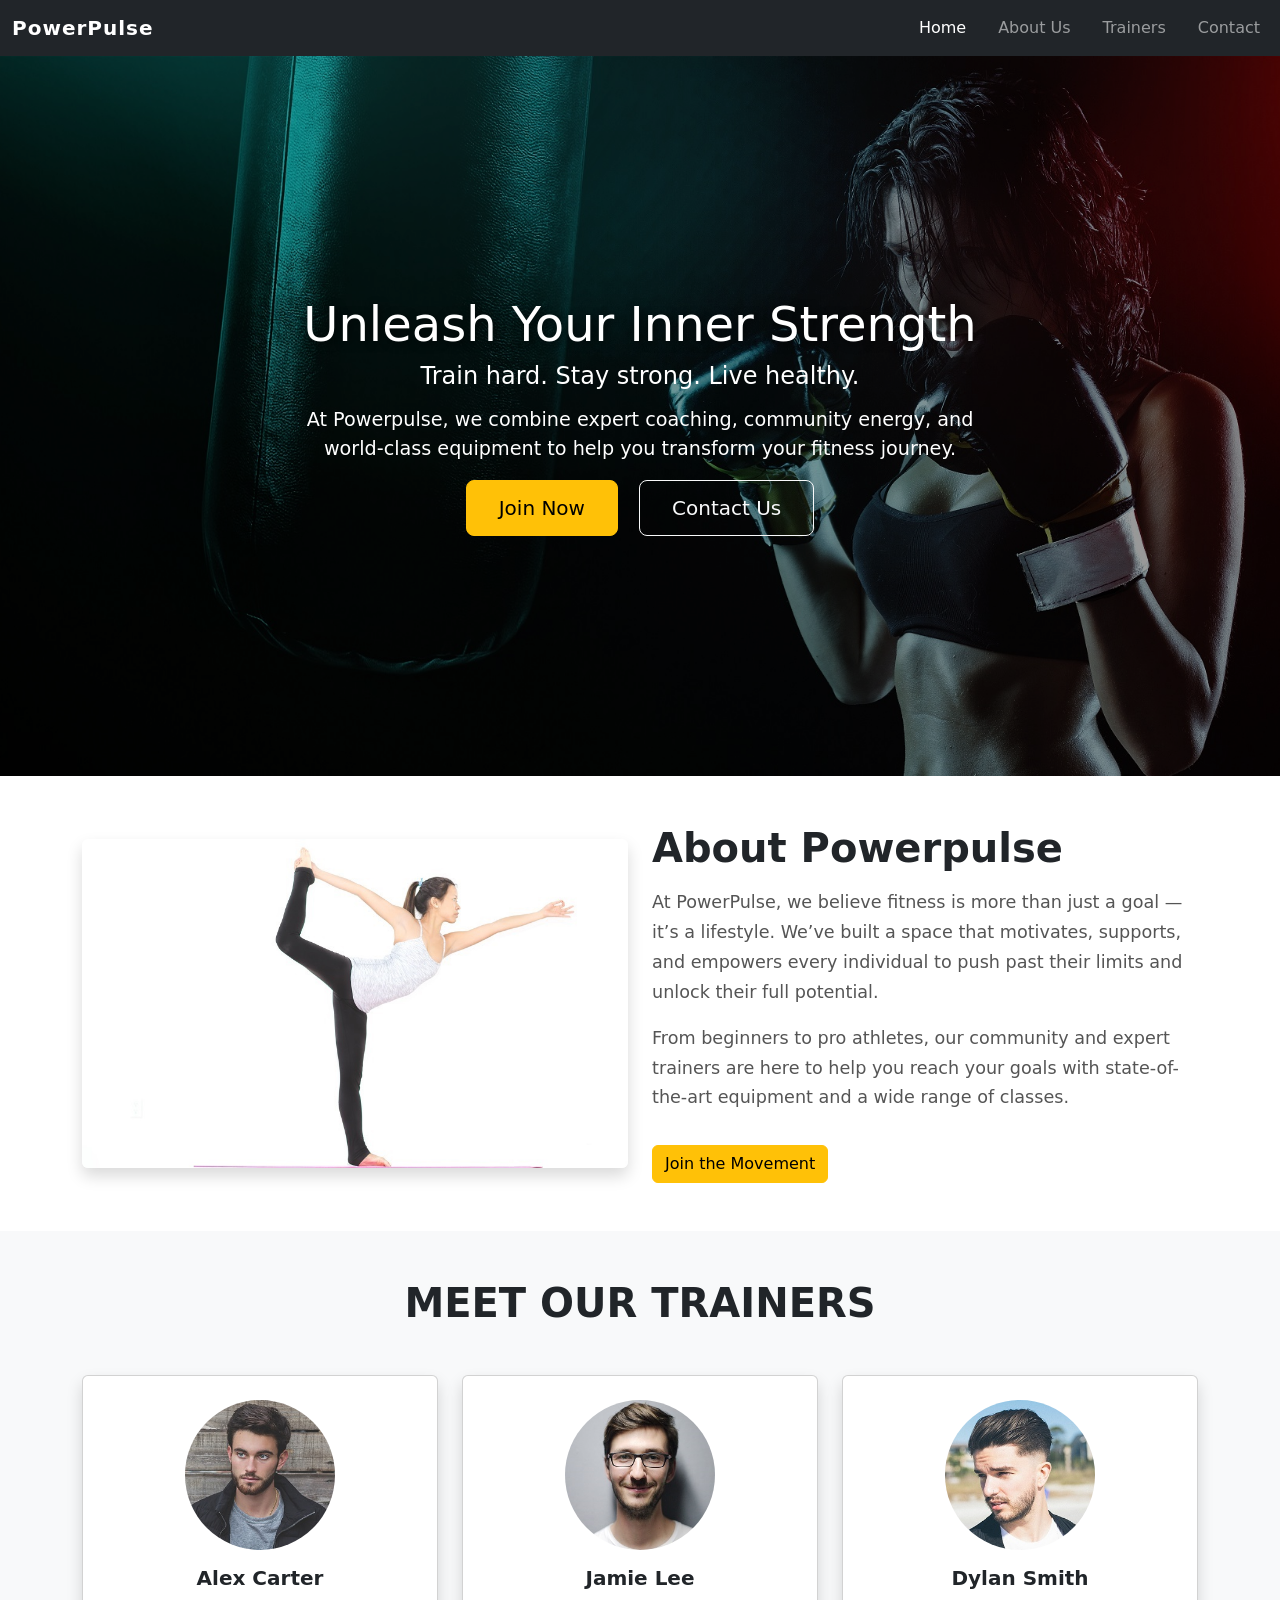
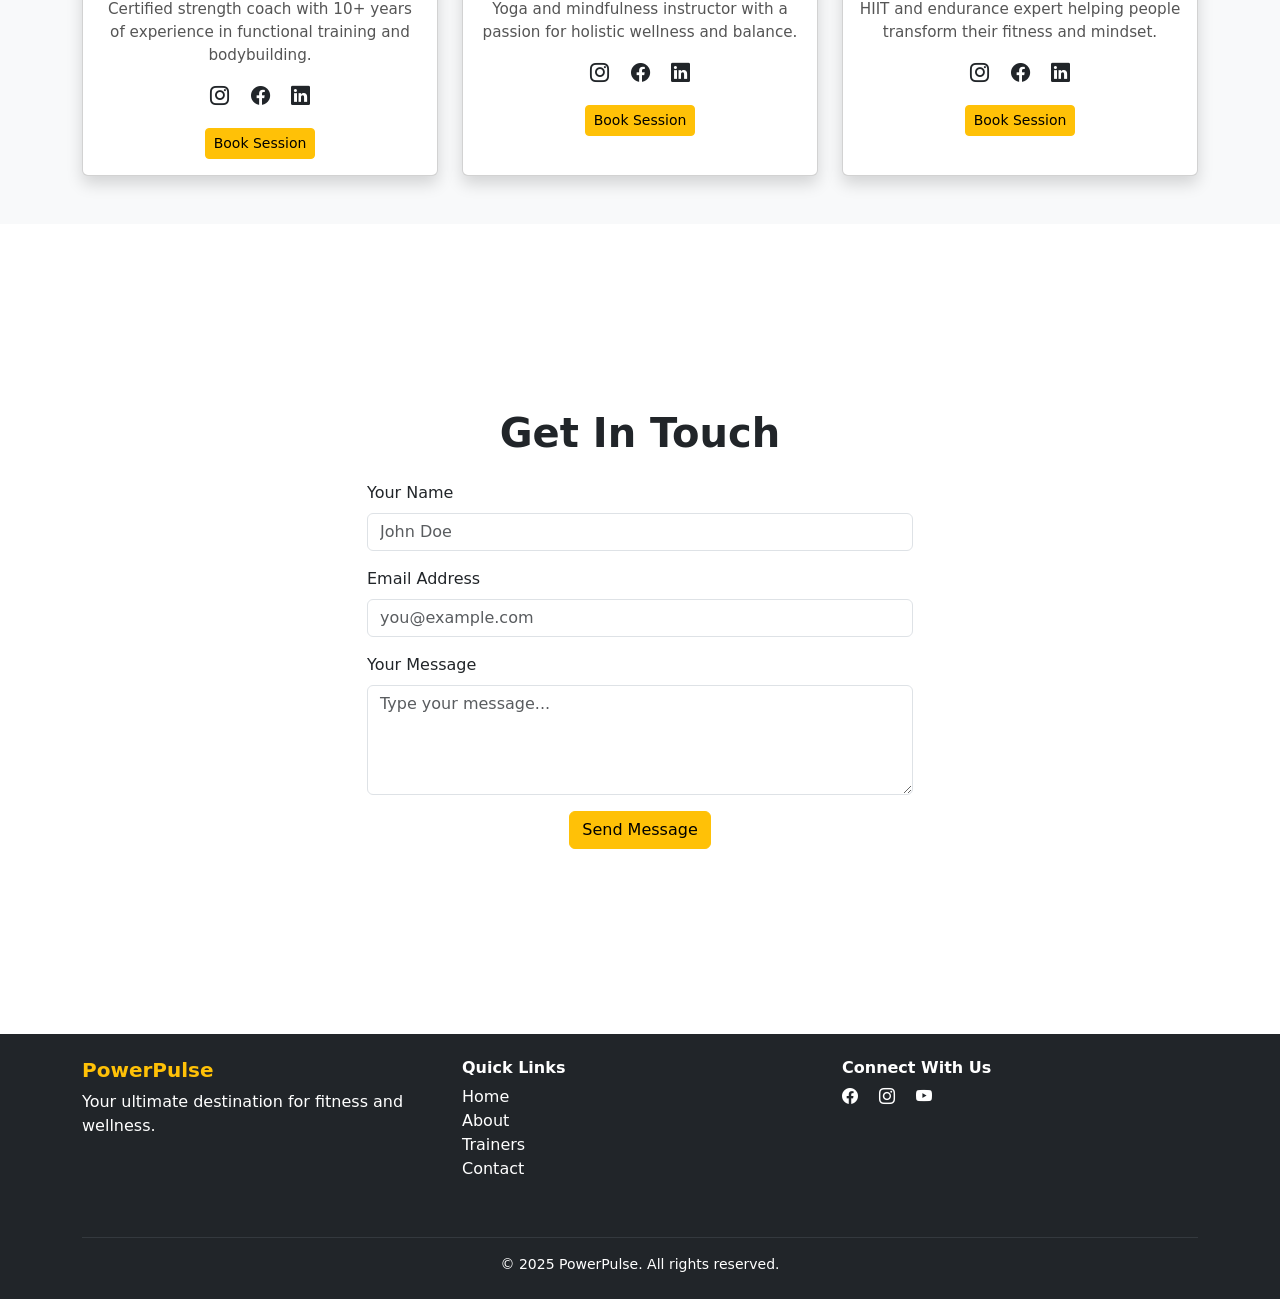
<file: index.html>
<!DOCTYPE html>
<html lang="en">
<head>
    <meta charset="UTF-8">
    <meta name="viewport" content="width=device-width, initial-scale=1.0">
    <title>PowerPulse-Gym Website</title>
    <!-- Bootstrap Icons -->
<link rel="stylesheet" href="https://cdn.jsdelivr.net/npm/bootstrap-icons@1.10.5/font/bootstrap-icons.css">
    <link rel="stylesheet" href="style.css">
    <link href="https://cdn.jsdelivr.net/npm/bootstrap@5.3.5/dist/css/bootstrap.min.css" rel="stylesheet" integrity="sha384-SgOJa3DmI69IUzQ2PVdRZhwQ+dy64/BUtbMJw1MZ8t5HZApcHrRKUc4W0kG879m7" crossorigin="anonymous">
    
</head>
<body>
    <!-- header -->
    <nav class="navbar navbar-expand-lg navbar-dark bg-dark">
  <div class="container-fluid">
    <a class="navbar-brand" href="#home">PowerPulse</a>
    <button class="navbar-toggler" type="button" data-bs-toggle="collapse" data-bs-target="#navbarNav">
      <span class="navbar-toggler-icon"></span>
    </button>
    <div class="collapse navbar-collapse" id="navbarNav">
      <ul class="navbar-nav ms-auto">
        <li class="nav-item">
          <a class="nav-link active" href="index.html">Home</a>
        </li>
        <li class="nav-item">
          <a class="nav-link" href="About.html">About Us</a>
        </li>
        <li class="nav-item">
          <a class="nav-link" href="Trainer.html">Trainers</a>
        </li>
        <li class="nav-item">
          <a class="nav-link " href="Contact.html">Contact</a>
        </li>
      </ul>
    </div>
  </div>
</nav>
    <!-- Hero Banner -->
<section class="hero-banner" id="Home">
  <div class="hero-content text-center">
    <h1>Unleash Your Inner Strength</h1>
    <h4 class="fw-light mb-3">Train hard. Stay strong. Live healthy.</h4>
    <p class="lead">At Powerpulse, we combine expert coaching, community energy, and world-class equipment to help you transform your fitness journey.</p>
    <a href="#" class="btn btn-warning btn-lg me-3">Join Now</a>
    <a href="#contact" class="btn btn-outline-light btn-lg">Contact Us</a>
  </div>
</section>
    <!---programs--->
   <section class="about py-5" id="About Us">
  <div class="container">
    <div class="row align-items-center">
      <div class="col-md-6 mb-4 mb-md-0">
        <img src="images/run.jpg" alt="About Us" class="img-fluid rounded shadow">
      </div>
      <div class="col-md-6">
        <h2 class="fw-bold mb-3">About Powerpulse</h2>
        <p>At PowerPulse, we believe fitness is more than just a goal — it’s a lifestyle. We’ve built a space that motivates, supports, and empowers every individual to push past their limits and unlock their full potential.</p>
        <p>From beginners to pro athletes, our community and expert trainers are here to help you reach your goals with state-of-the-art equipment and a wide range of classes.</p>
        <a href="#" class="btn btn-warning mt-3">Join the Movement</a>
      </div>
    </div>
  </div>
</section>
    <!--traineer-->
<section class="trainers py-5 bg-light" id="Trainers">
  <div class="container">
    <h2 class="text-center fw-bold mb-5">Meet Our Trainers</h2>
    <div class="row g-4">
      
      <!-- Trainer 1 -->
      <div class="col-md-4">
        <div class="card text-center shadow h-100">
          <img src="images/user1.jpg" class="card-img-top rounded-circle mx-auto mt-4" style="width: 150px; height: 150px; object-fit: cover;" alt="Trainer 1">
          <div class="card-body">
            <h5 class="card-title">Alex Carter</h5>
            <p class="card-text">Certified strength coach with 10+ years of experience in functional training and bodybuilding.</p>
            <div class="social-links mb-3">
              <a href="#" class="text-dark me-3"><i class="bi bi-instagram"></i></a>
              <a href="#" class="text-dark me-3"><i class="bi bi-facebook"></i></a>
              <a href="#" class="text-dark"><i class="bi bi-linkedin"></i></a>
            </div>
            <a href="#" class="btn btn-warning btn-sm">Book Session</a>
          </div>
        </div>
      </div>

      <!-- Trainer 2 -->
      <div class="col-md-4">
        <div class="card text-center shadow h-100">
          <img src="images/user2.jpg" class="card-img-top rounded-circle mx-auto mt-4" style="width: 150px; height: 150px; object-fit: cover;" alt="Trainer 2">
          <div class="card-body">
            <h5 class="card-title">Jamie Lee</h5>
            <p class="card-text">Yoga and mindfulness instructor with a passion for holistic wellness and balance.</p>
            <div class="social-links mb-3">
              <a href="#" class="text-dark me-3"><i class="bi bi-instagram"></i></a>
              <a href="#" class="text-dark me-3"><i class="bi bi-facebook"></i></a>
              <a href="#" class="text-dark"><i class="bi bi-linkedin"></i></a>
            </div>
            <a href="#" class="btn btn-warning btn-sm">Book Session</a>
          </div>
        </div>
      </div>

      <!-- Trainer 3 -->
      <div class="col-md-4">
        <div class="card text-center shadow h-100">
          <img src="images/user3.jpg" class="card-img-top rounded-circle mx-auto mt-4" style="width: 150px; height: 150px; object-fit: cover;" alt="Trainer 3">
          <div class="card-body">
            <h5 class="card-title">Dylan Smith</h5>
            <p class="card-text">HIIT and endurance expert helping people transform their fitness and mindset.</p>
            <div class="social-links mb-3">
              <a href="#" class="text-dark me-3"><i class="bi bi-instagram"></i></a>
              <a href="#" class="text-dark me-3"><i class="bi bi-facebook"></i></a>
              <a href="#" class="text-dark"><i class="bi bi-linkedin"></i></a>
            </div>
            <a href="#" class="btn btn-warning btn-sm">Book Session</a>
          </div>
        </div>
      </div>

    </div>
  </div>
    
</section>
    <section class="contact d-flex align-items-center justify-content-center py-5" style="min-height: 90vh;" id="Contact">
  <div class="container">
    <h2 class="text-center fw-bold mb-4">Get In Touch</h2>
    <div class="row justify-content-center">
      
      <!-- Optional: Contact Info -->
      <div class="col-lg-6 col-md-8">
        <form>
          <div class="mb-3">
            <label for="name" class="form-label">Your Name</label>
            <input type="text" class="form-control" id="name" placeholder="John Doe">
          </div>
          <div class="mb-3">
            <label for="email" class="form-label">Email Address</label>
            <input type="email" class="form-control" id="email" placeholder="you@example.com">
          </div>
          <div class="mb-3">
            <label for="message" class="form-label">Your Message</label>
            <textarea class="form-control" id="message" rows="4" placeholder="Type your message..."></textarea>
          </div>
          <div class="text-center">
            <button type="submit" class="btn btn-warning">Send Message</button>
          </div>
        </form>
      </div>

    </div>
  </div>
</section>
    
    <footer class="footer bg-dark text-white py-4">
  <div class="container">
    <div class="row text-center text-md-start">
      
      <!-- Logo / Brand -->
      <div class="col-md-4 mb-3">
        <h5 class="fw-bold text-warning">PowerPulse</h5>
        <p>Your ultimate destination for fitness and wellness.</p>
      </div>
      
      <!-- Quick Links -->
      <div class="col-md-4 mb-3">
        <h6 class="fw-bold">Quick Links</h6>
        <ul class="list-unstyled">
          <li><a href="#Home" class="text-white text-decoration-none">Home</a></li>
          <li><a href="#About Us" class="text-white text-decoration-none">About</a></li>
          <li><a href="#Trainers" class="text-white text-decoration-none">Trainers</a></li>
          <li><a href="#Contact" class="text-white text-decoration-none">Contact</a></li>
        </ul>
      </div>
      
      <!-- Social Media -->
      <div class="col-md-4 mb-3">
        <h6 class="fw-bold">Connect With Us</h6>
        <a href="#" class="text-white me-3"><i class="bi bi-facebook"></i></a>
        <a href="#" class="text-white me-3"><i class="bi bi-instagram"></i></a>
        <a href="#" class="text-white"><i class="bi bi-youtube"></i></a>
      </div>

    </div>

    <hr class="border-top border-secondary mt-4">
    <p class="text-center mb-0 small">&copy; 2025 PowerPulse. All rights reserved.</p>
  </div>
</footer>
    <script src="https://cdn.jsdelivr.net/npm/bootstrap@5.3.5/dist/js/bootstrap.bundle.min.js" integrity="sha384-k6d4wzSIapyDyv1kpU366/PK5hCdSbCRGRCMv+eplOQJWyd1fbcAu9OCUj5zNLiq" crossorigin="anonymous"></script></body>

</html>
</file>
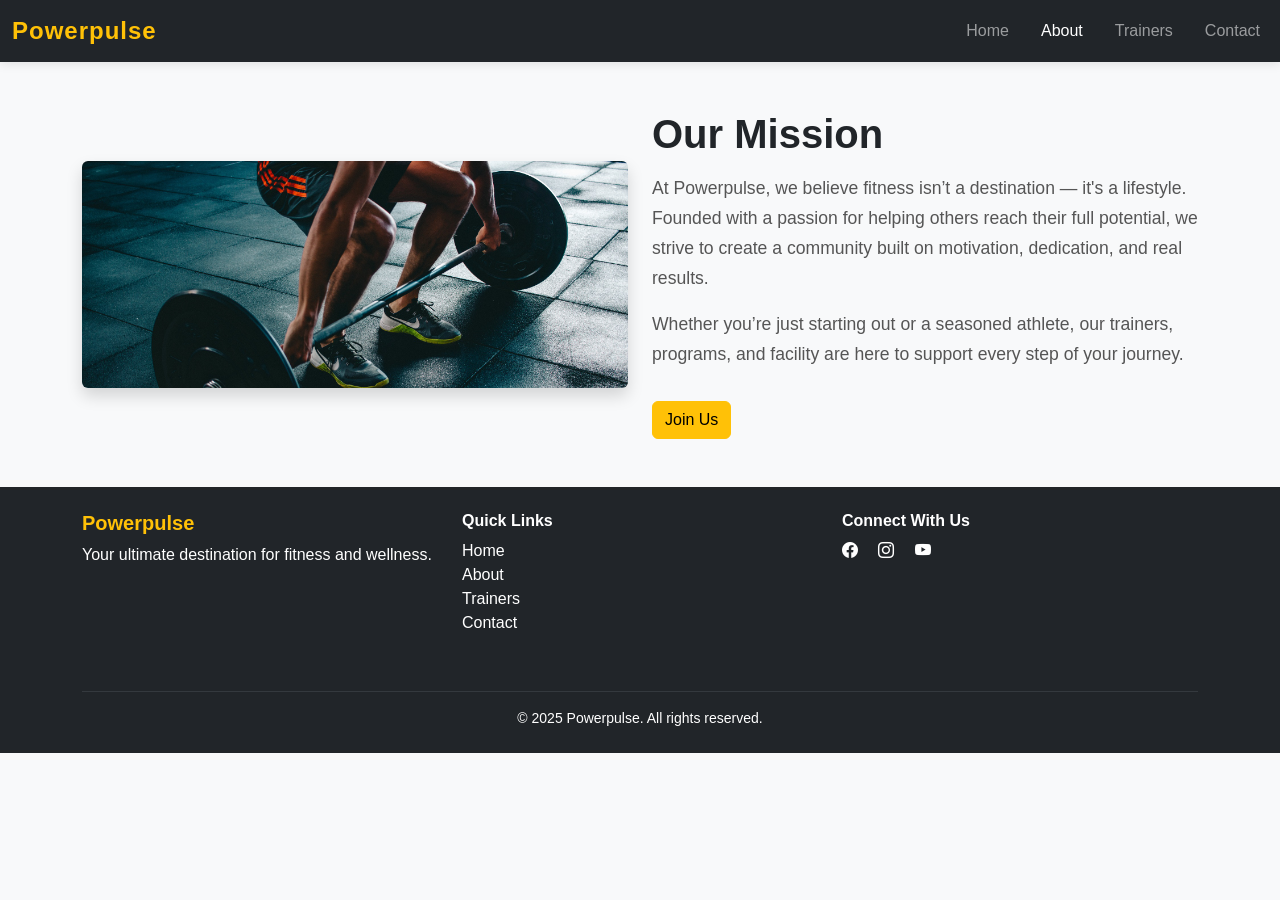
<file: about.html>
<!DOCTYPE html>
<html lang="en">
<head>
  <meta charset="UTF-8" />
  <meta name="viewport" content="width=device-width, initial-scale=1.0" />
  <title>About Us | Powerpulse</title>
  <link href="https://cdn.jsdelivr.net/npm/bootstrap@5.3.5/dist/css/bootstrap.min.css" rel="stylesheet" />
  <link href="https://cdn.jsdelivr.net/npm/bootstrap-icons@1.10.5/font/bootstrap-icons.css" rel="stylesheet" />
  <link rel="stylesheet" href="style.css" />
</head>
<body>

  <!-- Navbar -->
  <nav class="navbar navbar-expand-lg navbar-dark bg-dark">
    <div class="container-fluid">
      <a class="navbar-brand text-warning fw-bold" href="index.html">Powerpulse</a>
      <button class="navbar-toggler" type="button" data-bs-toggle="collapse" data-bs-target="#navbarNav">
        <span class="navbar-toggler-icon"></span>
      </button>
      <div class="collapse navbar-collapse" id="navbarNav">
        <ul class="navbar-nav ms-auto">
          <li class="nav-item"><a class="nav-link" href="index.html">Home</a></li>
          <li class="nav-item"><a class="nav-link active" href="about.html">About</a></li>
          <li class="nav-item"><a class="nav-link" href="trainer.html">Trainers</a></li>
          <li class="nav-item"><a class="nav-link" href="contact.html">Contact</a></li>
        </ul>
      </div>
    </div>
  </nav>

  <!-- About Content -->
  <section class="about py-5">
    <div class="container">
      <div class="row align-items-center">
        <div class="col-md-6 mb-4 mb-md-0">
          <img src="images/feature-background.jpg" alt="Our Story" class="img-fluid rounded shadow">
        </div>
        <div class="col-md-6">
          <h2 class="fw-bold mb-3">Our Mission</h2>
          <p>At Powerpulse, we believe fitness isn’t a destination — it's a lifestyle. Founded with a passion for helping others reach their full potential, we strive to create a community built on motivation, dedication, and real results.</p>
          <p>Whether you’re just starting out or a seasoned athlete, our trainers, programs, and facility are here to support every step of your journey.</p>
          <a href="contact.html" class="btn btn-warning mt-3">Join Us</a>
        </div>
      </div>
    </div>
  </section>

  <!-- Footer -->
   <footer class="footer bg-dark text-white py-4">
    <div class="container">
      <div class="row text-center text-md-start">
        <div class="col-md-4 mb-3">
          <h5 class="fw-bold text-warning">Powerpulse</h5>
          <p>Your ultimate destination for fitness and wellness.</p>
        </div>
        <div class="col-md-4 mb-3">
          <h6 class="fw-bold">Quick Links</h6>
          <ul class="list-unstyled">
            <li><a href="index.html" class="text-white text-decoration-none">Home</a></li>
            <li><a href="about.html" class="text-white text-decoration-none">About</a></li>
            <li><a href="trainer.html" class="text-white text-decoration-none">Trainers</a></li>
            <li><a href="contact.html" class="text-white text-decoration-none">Contact</a></li>
          </ul>
        </div>
        <div class="col-md-4 mb-3">
          <h6 class="fw-bold">Connect With Us</h6>
          <a href="#" class="text-white me-3"><i class="bi bi-facebook"></i></a>
          <a href="#" class="text-white me-3"><i class="bi bi-instagram"></i></a>
          <a href="#" class="text-white"><i class="bi bi-youtube"></i></a>
        </div>
      </div>
      <hr class="border-top border-secondary mt-4" />
      <p class="text-center mb-0 small">&copy; 2025 Powerpulse. All rights reserved.</p>
    </div>
  </footer>
  <script src="https://cdn.jsdelivr.net/npm/bootstrap@5.3.5/dist/js/bootstrap.bundle.min.js"></script>
</body>
</html>
</file>
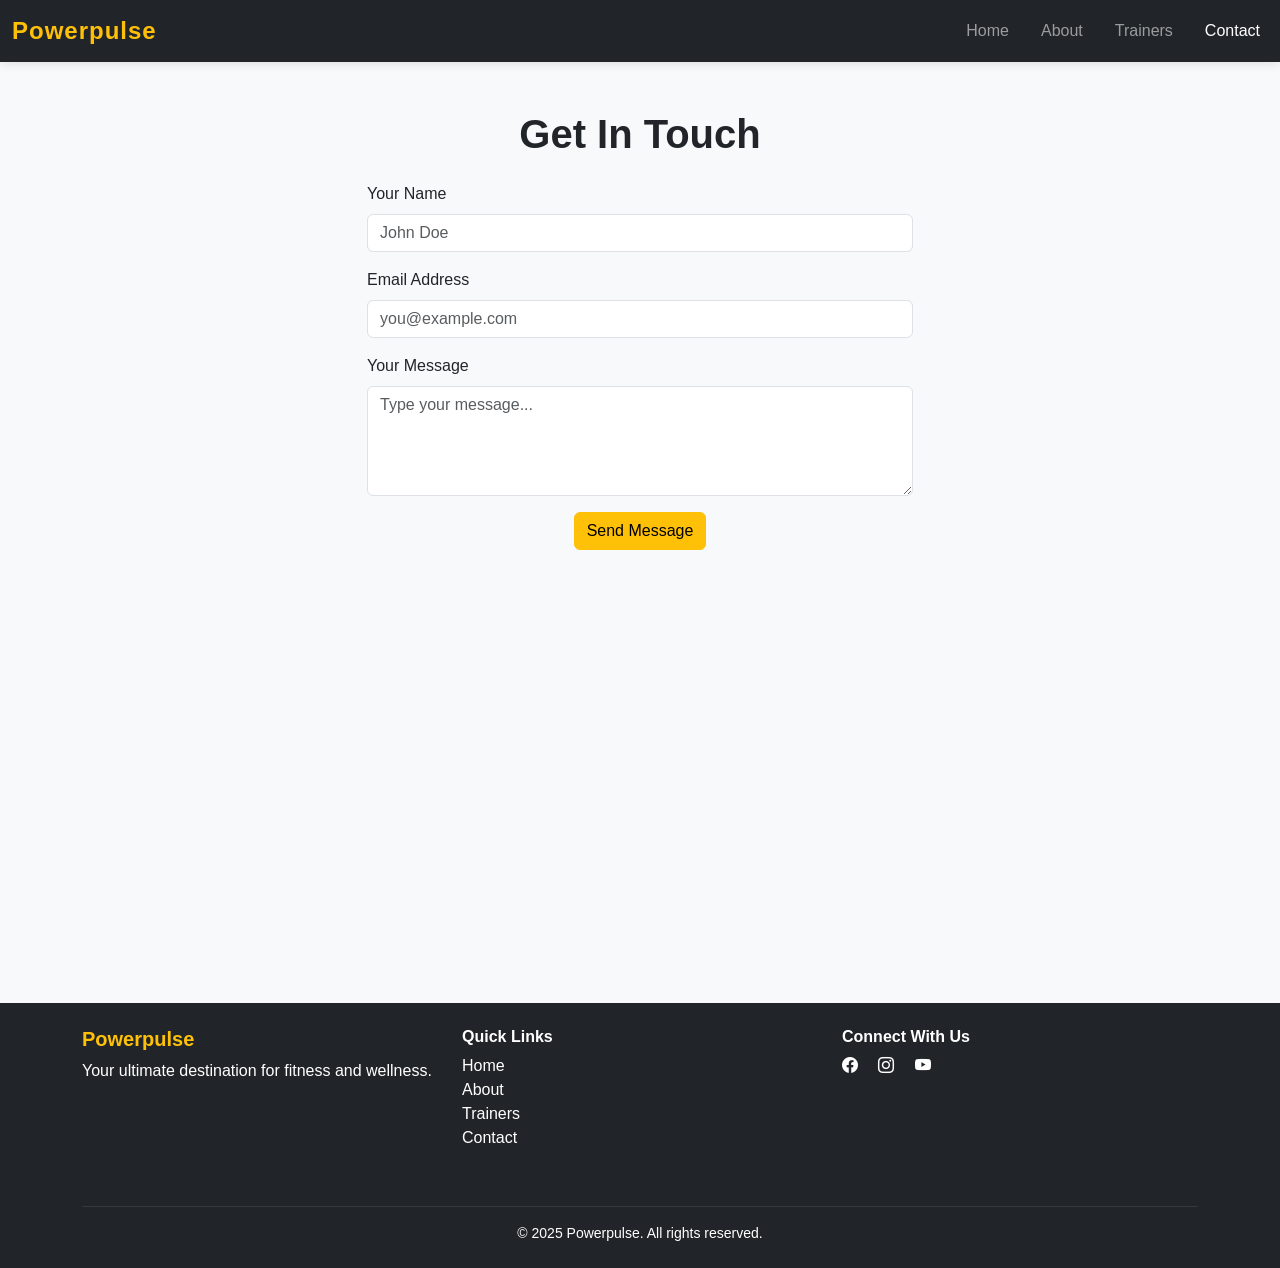
<file: Contact.html>
<!DOCTYPE html>
<html lang="en">
<head>
  <meta charset="UTF-8" />
  <meta name="viewport" content="width=device-width, initial-scale=1.0" />
  <title>Contact Us | Powerpulse</title>
  <link href="https://cdn.jsdelivr.net/npm/bootstrap@5.3.5/dist/css/bootstrap.min.css" rel="stylesheet" />
  <link href="https://cdn.jsdelivr.net/npm/bootstrap-icons@1.10.5/font/bootstrap-icons.css" rel="stylesheet" />
  <link rel="stylesheet" href="style.css" />
</head>
<body>

  <!-- Navbar -->
  <nav class="navbar navbar-expand-lg navbar-dark bg-dark">
    <div class="container-fluid">
      <a class="navbar-brand text-warning fw-bold" href="index.html">Powerpulse
      </a>
      <button class="navbar-toggler" type="button" data-bs-toggle="collapse" data-bs-target="#navbarNav">
        <span class="navbar-toggler-icon"></span>
      </button>
      <div class="collapse navbar-collapse" id="navbarNav">
        <ul class="navbar-nav ms-auto">
          <li class="nav-item"><a class="nav-link" href="index.html">Home</a></li>
          <li class="nav-item"><a class="nav-link" href="about.html">About</a></li>
          <li class="nav-item"><a class="nav-link" href="trainers.html">Trainers</a></li>
          <li class="nav-item"><a class="nav-link active" href="contact.html">Contact</a></li>
        </ul>
      </div>
    </div>
  </nav>

  <!-- Contact Section -->
  <section class="contact d-flex align-items-center justify-content-center py-5" style="min-height: 90vh;">
    <div class="container">
      <h2 class="text-center fw-bold mb-4">Get In Touch</h2>
      <div class="row justify-content-center">
        <div class="col-lg-6 col-md-8">
          <form>
            <div class="mb-3">
              <label for="name" class="form-label">Your Name</label>
              <input type="text" class="form-control" id="name" placeholder="John Doe">
            </div>
            <div class="mb-3">
              <label for="email" class="form-label">Email Address</label>
              <input type="email" class="form-control" id="email" placeholder="you@example.com">
            </div>
            <div class="mb-3">
              <label for="message" class="form-label">Your Message</label>
              <textarea class="form-control" id="message" rows="4" placeholder="Type your message..."></textarea>
            </div>
            <div class="text-center">
              <button type="submit" class="btn btn-warning">Send Message</button>
            </div>
          </form>
        </div>
      </div>

      <!-- Google Map -->
      <div class="map-responsive mt-5">
        <iframe
          src="https://www.google.com/maps/embed?pb=!1m18!1m12!1m3!1d3153.086481809195!2d-122.41941538468197!3d37.77492927975953!2m3!1f0!2f0!3f0!3m2!1i1024!2i768!4f13.1!3m3!1m2!1s0x8085809c2f5e0e5f%3A0x99dcf7525a9f3f38!2sSan+Francisco%2C+CA!5e0!3m2!1sen!2sus!4v1586231245031!5m2!1sen!2sus"
          width="100%" height="350" style="border:0;" allowfullscreen="" loading="lazy">
        </iframe>
      </div>
    </div>
  </section>

  <!-- Footer -->
  <footer class="footer bg-dark text-white py-4">
    <div class="container">
      <div class="row text-center text-md-start">
        <div class="col-md-4 mb-3">
          <h5 class="fw-bold text-warning">Powerpulse</h5>
          <p>Your ultimate destination for fitness and wellness.</p>
        </div>
        <div class="col-md-4 mb-3">
          <h6 class="fw-bold">Quick Links</h6>
          <ul class="list-unstyled">
            <li><a href="index.html" class="text-white text-decoration-none">Home</a></li>
            <li><a href="about.html" class="text-white text-decoration-none">About</a></li>
            <li><a href="trainer.html" class="text-white text-decoration-none">Trainers</a></li>
            <li><a href="contact.html" class="text-white text-decoration-none">Contact</a></li>
          </ul>
        </div>
        <div class="col-md-4 mb-3">
          <h6 class="fw-bold">Connect With Us</h6>
          <a href="#" class="text-white me-3"><i class="bi bi-facebook"></i></a>
          <a href="#" class="text-white me-3"><i class="bi bi-instagram"></i></a>
          <a href="#" class="text-white"><i class="bi bi-youtube"></i></a>
        </div>
      </div>
      <hr class="border-top border-secondary mt-4" />
      <p class="text-center mb-0 small">&copy; 2025 Powerpulse. All rights reserved.</p>
    </div>
  </footer>

  <script src="https://cdn.jsdelivr.net/npm/bootstrap@5.3.5/dist/js/bootstrap.bundle.min.js"></script>
</body>
</html>
</file>
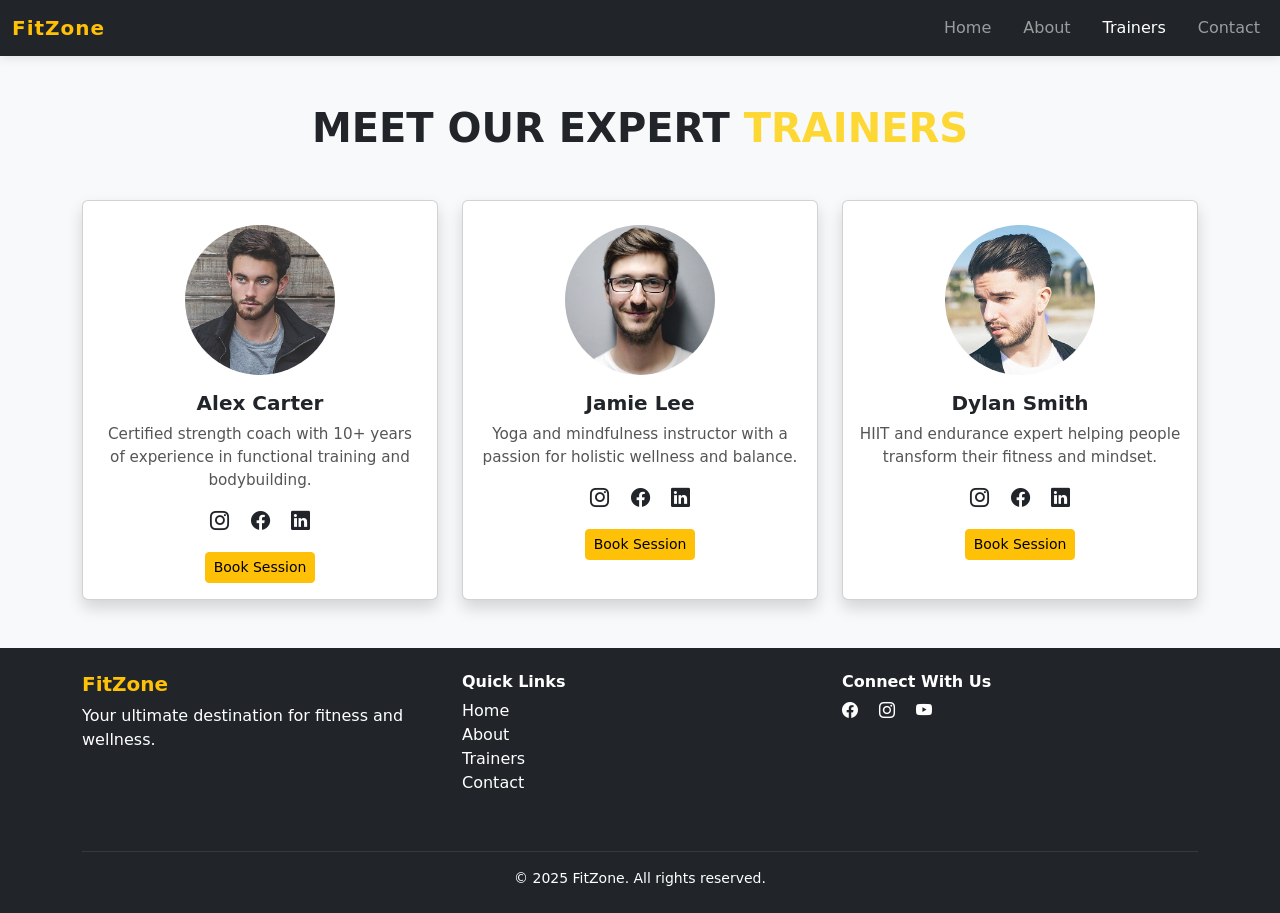
<file: Trainer.html>
<!DOCTYPE html>
<html lang="en">
<head>
  <meta charset="UTF-8" />
  <meta name="viewport" content="width=device-width, initial-scale=1.0" />
  <title>Our Trainers | Powerpulse</title>
 <!-- Bootstrap Icons -->
<link rel="stylesheet" href="https://cdn.jsdelivr.net/npm/bootstrap-icons@1.10.5/font/bootstrap-icons.css">
    <link rel="stylesheet" href="style.css">
    <link href="https://cdn.jsdelivr.net/npm/bootstrap@5.3.5/dist/css/bootstrap.min.css" rel="stylesheet" integrity="sha384-SgOJa3DmI69IUzQ2PVdRZhwQ+dy64/BUtbMJw1MZ8t5HZApcHrRKUc4W0kG879m7" crossorigin="anonymous">
    
</head>
<body>

  <!-- Navbar -->
  <nav class="navbar navbar-expand-lg navbar-dark bg-dark">
    <div class="container-fluid">
      <a class="navbar-brand text-warning fw-bold" href="index.html">FitZone</a>
      <button class="navbar-toggler" type="button" data-bs-toggle="collapse" data-bs-target="#navbarNav">
        <span class="navbar-toggler-icon"></span>
      </button>
      <div class="collapse navbar-collapse" id="navbarNav">
        <ul class="navbar-nav ms-auto">
          <li class="nav-item"><a class="nav-link" href="index.html">Home</a></li>
          <li class="nav-item"><a class="nav-link" href="about.html">About</a></li>
          <li class="nav-item"><a class="nav-link active" href="trainer.html">Trainers</a></li>
          <li class="nav-item"><a class="nav-link" href="contact.html">Contact</a></li>
        </ul>
      </div>
    </div>
  </nav>

      <!--traineer-->
<section class="trainers py-5 bg-light" id="Trainers">
  <div class="container">
    <h2 class="text-center fw-bold mb-5">Meet Our EXPERT <span class="highlight">Trainers</span></h2>
    <div class="row g-4">
      
      <!-- Trainer 1 -->
      <div class="col-md-4">
        <div class="card text-center shadow h-100">
          <img src="images/user1.jpg" class="card-img-top rounded-circle mx-auto mt-4" style="width: 150px; height: 150px; object-fit: cover;" alt="Trainer 1">
          <div class="card-body">
            <h5 class="card-title">Alex Carter</h5>
            <p class="card-text">Certified strength coach with 10+ years of experience in functional training and bodybuilding.</p>
            <div class="social-links mb-3">
              <a href="#" class="text-dark me-3"><i class="bi bi-instagram"></i></a>
              <a href="#" class="text-dark me-3"><i class="bi bi-facebook"></i></a>
              <a href="#" class="text-dark"><i class="bi bi-linkedin"></i></a>
            </div>
            <a href="#" class="btn btn-warning btn-sm">Book Session</a>
          </div>
        </div>
      </div>

      <!-- Trainer 2 -->
      <div class="col-md-4">
        <div class="card text-center shadow h-100">
          <img src="images/user2.jpg" class="card-img-top rounded-circle mx-auto mt-4" style="width: 150px; height: 150px; object-fit: cover;" alt="Trainer 2">
          <div class="card-body">
            <h5 class="card-title">Jamie Lee</h5>
            <p class="card-text">Yoga and mindfulness instructor with a passion for holistic wellness and balance.</p>
            <div class="social-links mb-3">
              <a href="#" class="text-dark me-3"><i class="bi bi-instagram"></i></a>
              <a href="#" class="text-dark me-3"><i class="bi bi-facebook"></i></a>
              <a href="#" class="text-dark"><i class="bi bi-linkedin"></i></a>
            </div>
            <a href="#" class="btn btn-warning btn-sm">Book Session</a>
          </div>
        </div>
      </div>

      <!-- Trainer 3 -->
      <div class="col-md-4">
        <div class="card text-center shadow h-100">
          <img src="images/user3.jpg" class="card-img-top rounded-circle mx-auto mt-4" style="width: 150px; height: 150px; object-fit: cover;" alt="Trainer 3">
          <div class="card-body">
            <h5 class="card-title">Dylan Smith</h5>
            <p class="card-text">HIIT and endurance expert helping people transform their fitness and mindset.</p>
            <div class="social-links mb-3">
              <a href="#" class="text-dark me-3"><i class="bi bi-instagram"></i></a>
              <a href="#" class="text-dark me-3"><i class="bi bi-facebook"></i></a>
              <a href="#" class="text-dark"><i class="bi bi-linkedin"></i></a>
            </div>
            <a href="#" class="btn btn-warning btn-sm">Book Session</a>
          </div>
        </div>
      </div>

    </div>
  </div>
    
</section>

  <!-- Footer -->
    <footer class="footer bg-dark text-white py-4">
    <div class="container">
      <div class="row text-center text-md-start">
        <div class="col-md-4 mb-3">
          <h5 class="fw-bold text-warning">FitZone</h5>
          <p>Your ultimate destination for fitness and wellness.</p>
        </div>
        <div class="col-md-4 mb-3">
          <h6 class="fw-bold">Quick Links</h6>
          <ul class="list-unstyled">
            <li><a href="index.html" class="text-white text-decoration-none">Home</a></li>
            <li><a href="about.html" class="text-white text-decoration-none">About</a></li>
            <li><a href="trainer.html" class="text-white text-decoration-none">Trainers</a></li>
            <li><a href="contact.html" class="text-white text-decoration-none">Contact</a></li>
          </ul>
        </div>
        <div class="col-md-4 mb-3">
          <h6 class="fw-bold">Connect With Us</h6>
          <a href="#" class="text-white me-3"><i class="bi bi-facebook"></i></a>
          <a href="#" class="text-white me-3"><i class="bi bi-instagram"></i></a>
          <a href="#" class="text-white"><i class="bi bi-youtube"></i></a>
        </div>
      </div>
      <hr class="border-top border-secondary mt-4" />
      <p class="text-center mb-0 small">&copy; 2025 FitZone. All rights reserved.</p>
    </div>
  </footer>
  <script src="https://cdn.jsdelivr.net/npm/bootstrap@5.3.5/dist/js/bootstrap.bundle.min.js"></script>
</body>
</html>
</file>
<file: style.css>
/* style.css */

/* Reset some default styles */
body {
    margin: 0;
    padding: 0;
    font-family: 'Segoe UI', sans-serif;
    background-color: #f8f9fa; /* Light gray background */
}

/* Navbar Customization */
.navbar {
    box-shadow: 0 2px 10px rgba(0, 0, 0, 0.1);
}

.navbar-brand {
    font-weight: bold;
    font-size: 1.5rem;
    letter-spacing: 1px;
}

.nav-link {
    margin-left: 1rem;
    transition: color 0.3s ease;
}

.nav-link:hover {
    color: #fdd835 !important; /* Yellow highlight on hover */
}

/* Optional hero section if you add it */
/* Hero Banner with background image */
.hero-banner {
    background-image: url('images/banner.jpg');  /* Make sure this path is correct */
    background-size: cover;
    background-position: center center;
    background-repeat: no-repeat;
    height: 80vh;
    width:100%;
    position: relative;
    display: flex;
    align-items: center;
    justify-content: center;
    text-align: center;
    color: white;
}
.hero-content h4 {
  font-weight: 300;
  font-size: 1.5rem;
}

.hero-content p {
  font-size: 1.1rem;
  max-width: 700px;
  margin: 0 auto 1.5rem;
}

.hero-content a {
  padding: 0.75rem 2rem;
}

.hero-banner::before {
    content: '';
    position: absolute;
    top: 0;
    left: 0;
    height: 100%;
    width: 100%;
    background: rgba(0, 0, 0, 0.4); /* Optional dark overlay */
    z-index: 1;
}

.hero-content {
    position: relative;
    z-index: 2;
}

.hero-content h1 {
    font-size: 3rem;
    text-shadow: 2px 2px 10px rgba(0, 0, 0, 0.7);
}

.hero-content p {
    font-size: 1.2rem;
    margin-bottom: 1rem;
}

/* Responsive spacing */
@media (max-width: 768px) {
    .nav-link {
        margin-left: 0;
        margin-top: 0.5rem;
    }

    .hero h1 {
        font-size: 2rem;
    }
}
.about h2 {
    font-size: 2.5rem;
    color: #212529;
}

.about p {
    font-size: 1.1rem;
    line-height: 1.7;
    color: #555;
}
.trainers h2 {
    font-size: 2.5rem;
    text-transform: uppercase;
    color: #212529;
}

.card-title {
    font-weight: 600;
}

.card-text {
    font-size: 0.95rem;
    color: #555;
}
.trainers h2 {
    font-size: 2.5rem;
    text-transform: uppercase;
    color: #212529;
}

.card-title {
    font-weight: 600;
}

.card-text {
    font-size: 0.95rem;
    color: #555;
}
.social-links a {
  font-size: 1.2rem;
  transition: color 0.3s ease;
}

.social-links a:hover {
  color: #fdd835;
}
.contact h2 {
    font-size: 2.5rem;
}

.contact h5 {
    margin-top: 1.5rem;
    font-weight: 600;
} 
.footer a:hover {
    text-decoration: underline;
    color: #fdd835;
}
.highlight {
  color: #fdd835;
  font-weight: 700;
  text-transform: uppercase;
}
</file>
